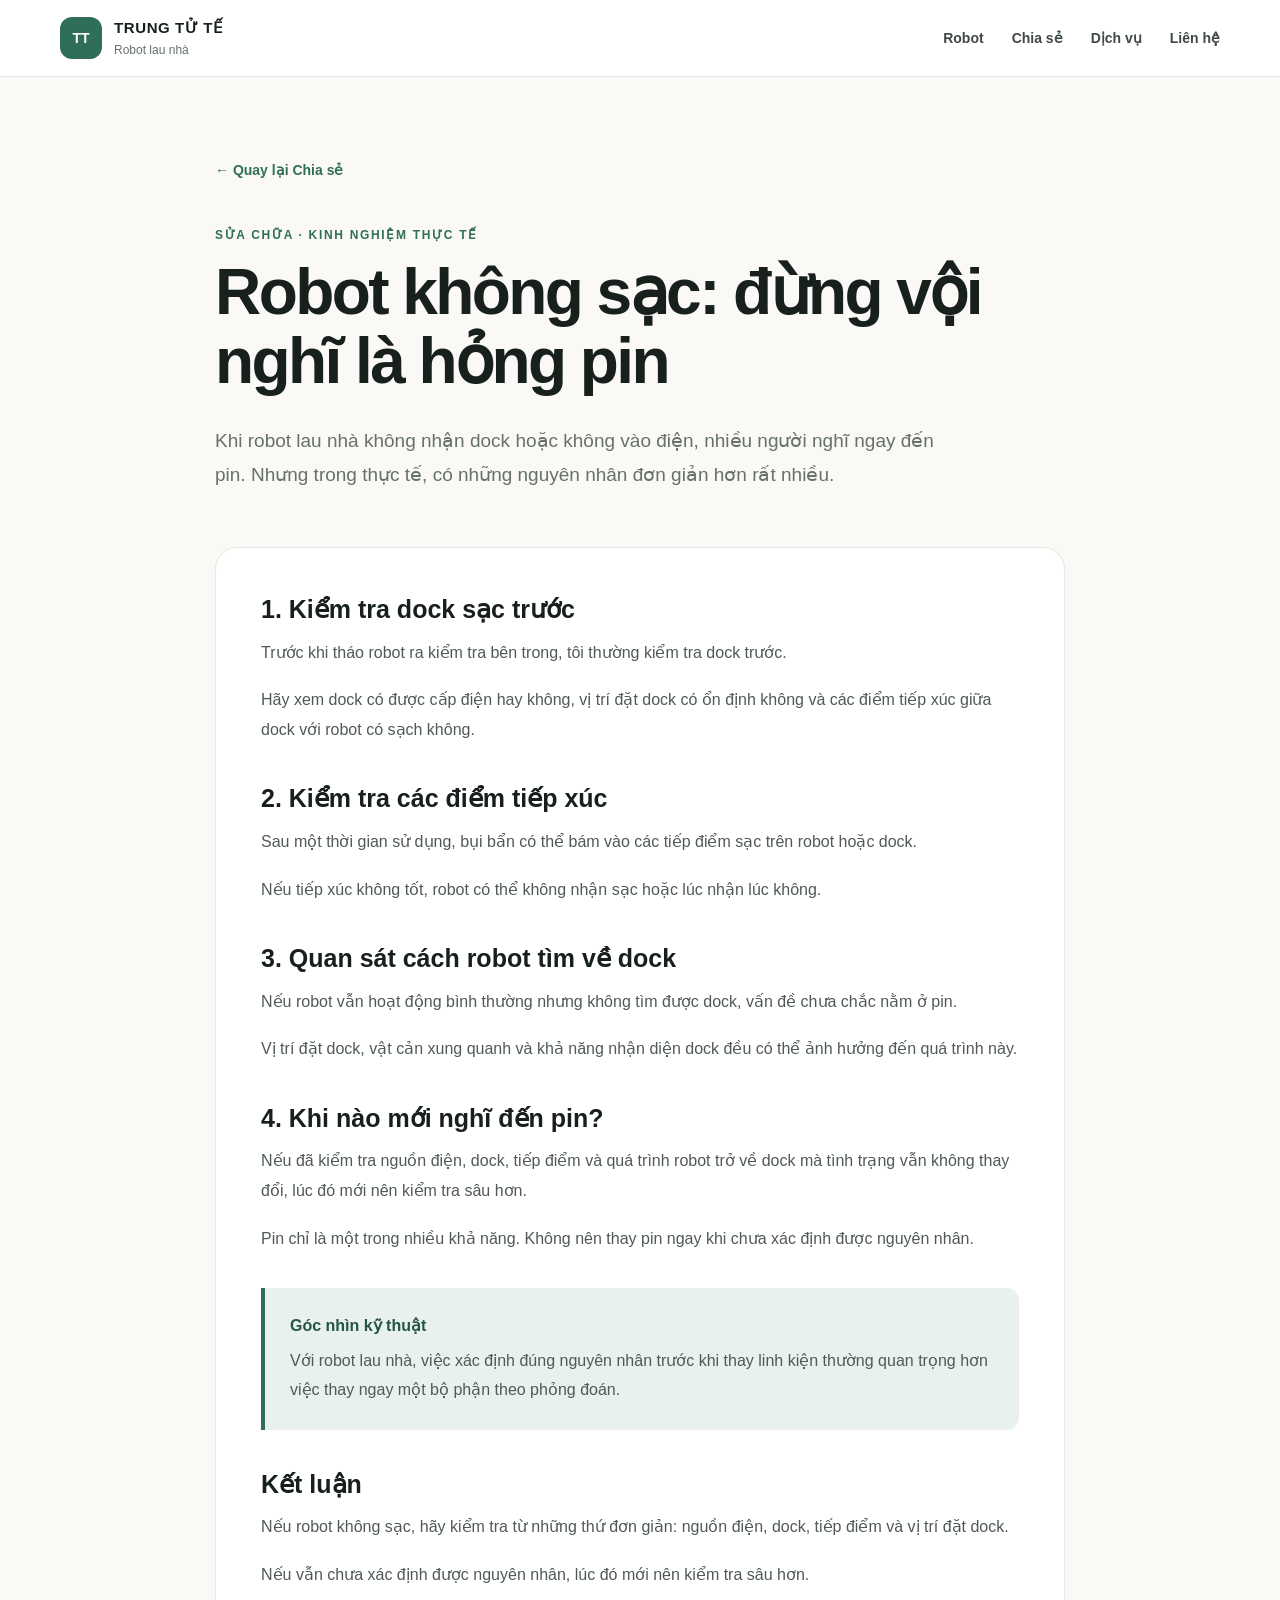
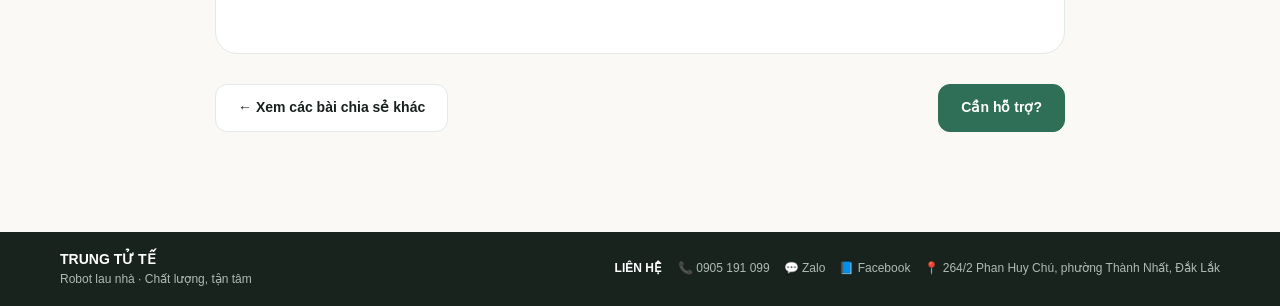
<file: public/posts/sua-chua/robot-khong-sac.html>
<!doctype html>
<html lang="vi">

<head>
<meta charset="utf-8">
<meta name="viewport" content="width=device-width, initial-scale=1">

<meta name="description"
content="Một số nguyên nhân khiến robot lau nhà không sạc và những bước kiểm tra đơn giản trước khi nghĩ đến lỗi pin.">

<title>Robot không sạc: đừng vội nghĩ là hỏng pin | Trung Tử Tế</title>

<link rel="stylesheet" href="../../css/style.css">
</head>

<body>

<header class="header">

  <div class="wrap nav-wrap">

    <a class="logo" href="../../index.html">

      <span class="logo-mark">TT</span>

      <span>
        <b>TRUNG TỬ TẾ</b>
        <small>Robot lau nhà</small>
      </span>

    </a>

    <button class="menu" aria-label="Mở menu">
      ☰
    </button>

    <nav>
      <a href="../../index.html#robot">Robot</a>
      <a href="../../index.html#chia-se">Chia sẻ</a>
      <a href="../../index.html#dich-vu">Dịch vụ</a>
      <a href="../../index.html#lien-he">Liên hệ</a>
    </nav>

  </div>

</header>


<main>

<section class="article">

  <div class="wrap article-wrap">

    <a class="back" href="../../index.html#chia-se">
      ← Quay lại Chia sẻ
    </a>

    <p class="eyebrow">
      SỬA CHỮA · KINH NGHIỆM THỰC TẾ
    </p>

    <h1>
      Robot không sạc:
      đừng vội nghĩ là hỏng pin
    </h1>

    <p class="article-intro">
      Khi robot lau nhà không nhận dock hoặc không vào điện,
      nhiều người nghĩ ngay đến pin. Nhưng trong thực tế,
      có những nguyên nhân đơn giản hơn rất nhiều.
    </p>


    <div class="article-content">

      <h2>1. Kiểm tra dock sạc trước</h2>

      <p>
        Trước khi tháo robot ra kiểm tra bên trong,
        tôi thường kiểm tra dock trước.
      </p>

      <p>
        Hãy xem dock có được cấp điện hay không,
        vị trí đặt dock có ổn định không và các điểm tiếp xúc
        giữa dock với robot có sạch không.
      </p>


      <h2>2. Kiểm tra các điểm tiếp xúc</h2>

      <p>
        Sau một thời gian sử dụng, bụi bẩn có thể bám vào
        các tiếp điểm sạc trên robot hoặc dock.
      </p>

      <p>
        Nếu tiếp xúc không tốt, robot có thể không nhận sạc
        hoặc lúc nhận lúc không.
      </p>


      <h2>3. Quan sát cách robot tìm về dock</h2>

      <p>
        Nếu robot vẫn hoạt động bình thường nhưng không tìm
        được dock, vấn đề chưa chắc nằm ở pin.
      </p>

      <p>
        Vị trí đặt dock, vật cản xung quanh và khả năng nhận
        diện dock đều có thể ảnh hưởng đến quá trình này.
      </p>


      <h2>4. Khi nào mới nghĩ đến pin?</h2>

      <p>
        Nếu đã kiểm tra nguồn điện, dock, tiếp điểm và quá trình
        robot trở về dock mà tình trạng vẫn không thay đổi,
        lúc đó mới nên kiểm tra sâu hơn.
      </p>

      <p>
        Pin chỉ là một trong nhiều khả năng.
        Không nên thay pin ngay khi chưa xác định được nguyên nhân.
      </p>


      <div class="article-note">

        <b>Góc nhìn kỹ thuật</b>

        <p>
          Với robot lau nhà, việc xác định đúng nguyên nhân
          trước khi thay linh kiện thường quan trọng hơn việc
          thay ngay một bộ phận theo phỏng đoán.
        </p>

      </div>


      <h2>Kết luận</h2>

      <p>
        Nếu robot không sạc, hãy kiểm tra từ những thứ đơn giản:
        nguồn điện, dock, tiếp điểm và vị trí đặt dock.
      </p>

      <p>
        Nếu vẫn chưa xác định được nguyên nhân,
        lúc đó mới nên kiểm tra sâu hơn.
      </p>

    </div>


    <div class="article-footer">

      <a class="btn" href="../../index.html#chia-se">
        ← Xem các bài chia sẻ khác
      </a>

      <a class="btn primary" href="../../index.html#lien-he">
        Cần hỗ trợ?
      </a>

    </div>

  </div>

</section>

</main>


<div id="site-footer"></div>


<script src="../../js/main.js"></script>
<script src="../../js/footer.js"></script>
</body>
</html>
</file>
<file: public/css/style.css>
:root {
  --text: #18201d;
  --muted: #66716c;
  --line: #e3e9e5;
  --soft: #f4f7f5;
  --green: #2f6f58;
  --green-dark: #245643;
  --green-light: #e8f1ec;
  --white: #ffffff;
  --cream: #faf9f5;
  --max: 1160px;
  }
  
  *{
  box-sizing: border-box;
  }
  
  html {
  scroll-behavior: smooth;
  }
  
  body {
  margin: 0;
  color: var(--text);
  background: var(--white);
  font-family:
  Arial,
  "Helvetica Neue",
  sans-serif;
  line-height: 1.6;
  }
  
  a {
  color: inherit;
  text-decoration: none;
  }
  
  img {
  max-width: 100%;
  display: block;
  }
  
  .wrap {
  width: min(calc(100% - 40px), var(--max));
  margin: 0 auto;
  }
  
  /* =========================================================
  HEADER
  ========================================================= */
  
  .header {
  position: sticky;
  top: 0;
  z-index: 100;
  background: rgba(255, 255, 255, 0.94);
  border-bottom: 1px solid var(--line);
  backdrop-filter: blur(12px);
  }
  
  .nav-wrap {
  min-height: 76px;
  display: flex;
  align-items: center;
  justify-content: space-between;
  gap: 30px;
  }
  
  .logo {
  display: inline-flex;
  align-items: center;
  gap: 12px;
  }
  .logo-image {
    width: 80px;
    height: 80px;
    object-fit: contain;
    display: block;
    flex-shrink: 0;
    }
  .logo-mark {
  width: 42px;
  height: 42px;
  display: grid;
  place-items: center;
  border-radius: 12px;
  background: var(--green);
  color: white;
  font-weight: 800;
  font-size: 14px;
  }
  
  .logo b {
  display: block;
  font-size: 15px;
  letter-spacing: 0.04em;
  }
  
  .logo small {
  display: block;
  color: var(--muted);
  font-size: 12px;
  margin-top: 1px;
  }
  
  nav {
  display: flex;
  align-items: center;
  gap: 28px;
  }
  
  nav a {
  color: #3f4945;
  font-size: 14px;
  font-weight: 600;
  transition: color 0.2s ease;
  }
  
  nav a:hover {
  color: var(--green);
  }
  
  .menu {
  display: none;
  border: 0;
  background: transparent;
  font-size: 25px;
  cursor: pointer;
  }
  
  /* =========================================================
  HERO
  ========================================================= */
  
  .hero {
  background:
  radial-gradient(
  circle at 80% 20%,
  #e8f2ed 0,
  transparent 34%
  ),
  var(--cream);
  padding: 90px 0 82px;
  }
  
  .hero-grid {
  display: grid;
  grid-template-columns: 1.15fr 0.85fr;
  gap: 70px;
  align-items: center;
  }
  
  .eyebrow {
  margin: 0 0 12px;
  color: var(--green);
  font-size: 12px;
  font-weight: 800;
  letter-spacing: 0.14em;
  }
  
  .hero h1 {
  margin: 0;
  max-width: 700px;
  font-size: clamp(46px, 6vw, 76px);
  line-height: 1.03;
  letter-spacing: -0.045em;
  }
  
  .hero h1 em {
  color: var(--green);
  font-style: normal;
  }
  
  .lead {
  max-width: 650px;
  margin: 25px 0 0;
  color: var(--muted);
  font-size: 18px;
  line-height: 1.75;
  }
  
  .actions {
  display: flex;
  flex-wrap: wrap;
  gap: 12px;
  margin-top: 30px;
  }
  
  .btn {
  display: inline-flex;
  align-items: center;
  justify-content: center;
  min-height: 48px;
  padding: 0 22px;
  border: 1px solid var(--line);
  border-radius: 12px;
  background: white;
  font-size: 14px;
  font-weight: 700;
  transition:
  transform 0.2s ease,
  box-shadow 0.2s ease,
  background 0.2s ease;
  }
  
  .btn:hover {
  transform: translateY(-2px);
  box-shadow: 0 8px 22px rgba(20, 50, 38, 0.08);
  }
  
  .btn.primary {
  border-color: var(--green);
  background: var(--green);
  color: white;
  }
  
  .btn.primary:hover {
  background: var(--green-dark);
  }
  
  .btn.light {
  background: rgba(255, 255, 255, 0.8);
  }
  
  .brands {
  margin: 28px 0 0;
  color: #78827e;
  font-size: 13px;
  line-height: 1.8;
  }
  
  .hero-visual {
  min-height: 370px;
  display: flex;
  flex-direction: column;
  justify-content: center;
  align-items: center;
  padding: 45px;
  border: 1px solid #dce7e1;
  border-radius: 30px;
  background:
  linear-gradient(
  145deg,
  rgba(255, 255, 255, 0.96),
  rgba(236, 245, 240, 0.88)
  );
  box-shadow:
  0 30px 80px rgba(38, 77, 61, 0.08);
  }
  
  .robot {
  width: 170px;
  height: 170px;
  display: grid;
  place-items: center;
  margin-bottom: 25px;
  border-radius: 50%;
  background: white;
  box-shadow:
  0 20px 50px rgba(40, 70, 58, 0.12);
  font-size: 76px;
  }
  
  .hero-visual p {
  max-width: 340px;
  margin: 0;
  text-align: center;
  }
  
  .hero-visual b {
  font-size: 17px;
  }
  
  .hero-visual span {
  display: inline-block;
  margin-top: 6px;
  color: var(--muted);
  font-size: 14px;
  }
  
  /* =========================================================
  SECTION
  ========================================================= */
  
  .section {
  padding: 92px 0;
  }
  
  .section.soft {
  background: var(--soft);
  }
  
  .heading {
  display: grid;
  grid-template-columns: 1fr 0.7fr;
  gap: 50px;
  align-items: end;
  margin-bottom: 42px;
  }
  
  .heading.one {
  display: block;
  }
  
  .heading h2 {
  margin: 0;
  max-width: 700px;
  font-size: clamp(30px, 4vw, 48px);
  line-height: 1.12;
  letter-spacing: -0.035em;
  }
  
  .heading > p {
  margin: 0;
  color: var(--muted);
  font-size: 15px;
  }
  
  /* =========================================================
  CHIA SẺ
  ========================================================= */
  
  .cards {
  display: grid;
  grid-template-columns: repeat(3, 1fr);
  gap: 18px;
  }
  
  .cards article {
  min-height: 330px;
  padding: 28px;
  border: 1px solid var(--line);
  border-radius: 20px;
  background: white;
  transition:
  transform 0.2s ease,
  box-shadow 0.2s ease;
  }
  
  .cards article:hover {
  transform: translateY(-4px);
  box-shadow: 0 16px 35px rgba(30, 55, 45, 0.08);
  }
  
  .icon {
  display: block;
  margin-bottom: 24px;
  font-size: 28px;
  }
  
  .cards small {
  color: var(--green);
  font-size: 11px;
  font-weight: 800;
  letter-spacing: 0.1em;
  }
  
  .cards h3 {
  margin: 12px 0 12px;
  font-size: 20px;
  line-height: 1.35;
  }
  
  .cards p {
  margin: 0;
  color: var(--muted);
  font-size: 14px;
  }
  
  .cards a {
  display: inline-block;
  margin-top: 24px;
  color: var(--green);
  font-size: 13px;
  font-weight: 800;
  }
  
  .more {
  margin-top: 28px;
  text-align: right;
  }
  
  .more a {
  color: var(--green);
  font-size: 14px;
  font-weight: 700;
  }
  
  /* =========================================================
  ROBOT / THƯƠNG HIỆU
  ========================================================= */
  
  .brands-grid {
  display: grid;
  grid-template-columns: repeat(4, 1fr);
  gap: 8px;
  }
  .brands-grid a {
    display: flex;
    align-items: center;
    justify-content: center;
    padding: 10px;
    border: 1px solid var(--line);
    border-radius: 16px;
    background: white;
    transition:
      transform 0.2s ease,
      border-color 0.2s ease;
  }
  .brands-grid .brand-logo {
    display: block;
    width: 70%;
    height: 18px;
    object-fit: contain;
    object-position: center;
  }
  .brands-grid a:hover {
  transform: translateY(-3px);
  border-color: #b7cdbf;
  }
  

  .brands-grid b {
    font-size: 20px;
  }

  .brands-grid .brand-logo {
    display: block;
    width: 90%;
    height: 24px;
    object-fit: contain;
    object-position: center;
  }

  
  .brands-grid span {
  color: var(--green);
  font-size: 13px;
  font-weight: 700;
  }
  /* ============================================================
   ROBOT MODEL LIST
   ============================================================ */

   .brand-models-grid {
    display: grid;
    grid-template-columns: repeat(auto-fill, 180px);
    gap: 18px;
    justify-content: start;
    align-items: start;
  }

  #brand-models-list > .article-model-card {
    display: flex;
    flex-direction: column;
    align-items: stretch;
    justify-content: flex-start;
    box-sizing: border-box;
    width: 180px;
    min-height: 0;
    padding: 0;
  }

  /* =========================================================
  DỊCH VỤ
  ========================================================= */
  .services {
  display: grid;
  grid-template-columns: repeat(4, 1fr);
  border-top: 1px solid var(--line);
  }
  
  .services article {
  min-height: 220px;
  padding: 28px 22px;
  border-right: 1px solid var(--line);
  }
  
  .services article:last-child {
  border-right: 0;
  }
  
  .services article > b {
  color: var(--green);
  font-size: 12px;
  }
  
  .services h3 {
  margin: 25px 0 10px;
  font-size: 18px;
  }
  
  .services p {
  margin: 0;
  color: var(--muted);
  font-size: 14px;
  }

  /* =========================================================
  CONTACT
  ========================================================= */
  
  .contact {
  padding: 35px 0 90px;
  }
  
  .contact-box {
  display: grid;
  grid-template-columns: 1.1fr 0.9fr;
  gap: 40px;
  align-items: center;
  padding: 52px;
  border-radius: 28px;
  background: var(--green);
  color: white;
  }
  
  .contact-box .eyebrow {
  color: #c9e1d5;
  }
  
  .contact-box h2 {
  max-width: 620px;
  margin: 0;
  font-size: clamp(30px, 4vw, 46px);
  line-height: 1.12;
  }
  
  .contact-box > div:first-child p:not(.eyebrow) {
  max-width: 570px;
  margin-bottom: 0;
  color: #d8e7df;
  }
  
  .contact-buttons {
  display: flex;
  flex-wrap: wrap;
  gap: 10px;
  }
  
  .contact-buttons .btn {
  border-color: rgba(255, 255, 255, 0.25);
  }
  
  .contact-buttons .btn.light {
  color: var(--green-dark);
  font-weight: 700;
  }
  
  .contact-buttons .btn.light:hover {
  color: var(--green-dark);
  }
  
  .address {
  grid-column: 1 / -1;
  margin: 0;
  padding-top: 25px;
  border-top: 1px solid rgba(255, 255, 255, 0.18);
  color: #d8e7df;
  font-size: 14px;
  }
  
/* =========================================================
FOOTER
========================================================= */

footer {
  background: #18231e;
  color: white;
  }
  
  footer .footer {
  min-height: 0;
  padding: 18px 0;
  display: flex;
  align-items: center;
  justify-content: space-between;
  gap: 24px;
  color: #aebbb4;
  font-size: 12px;
  }
  
  footer .footer-brand {
  flex: 0 0 auto;
  }
  
  footer .footer-brand b {
  display: block;
  color: white;
  font-size: 14px;
  line-height: 1.3;
  }
  
  footer .footer-brand span {
  display: block;
  margin-top: 3px;
  font-size: 12px;
  line-height: 1.4;
  }
  
  footer .footer-contact {
  display: flex;
  align-items: center;
  justify-content: flex-end;
  flex-wrap: wrap;
  gap: 5px 14px;
  }
  
  footer .footer-contact b {
  display: block;
  margin-right: 2px;
  color: white;
  font-size: 12px;
  line-height: 1.4;
  }
  
  footer .footer-contact a {
  color: #aebbb4;
  text-decoration: none;
  font-size: 12px;
  line-height: 1.4;
  }
  
  footer .footer-contact a:hover {
  color: white;
  }
  
  /* =========================================================
  MOBILE
  ========================================================= */
  
  @media (max-width: 800px) {
  
  .wrap {
  width: min(calc(100% - 28px), var(--max));
  }
  
  .nav-wrap {
  min-height: 68px;
  }
  
  .menu {
  display: block;
  }
  
  nav {
  display: none;
  }
  
  .hero {
  padding: 60px 0;
  }
  
  .hero-grid {
  grid-template-columns: 1fr;
  gap: 40px;
  }
  
  .hero h1 {
  font-size: clamp(42px, 13vw, 62px);
  }
  
  .lead {
  font-size: 16px;
  }
  
  .hero-visual {
  min-height: 300px;
  padding: 30px 20px;
  }
  
  .robot {
  width: 130px;
  height: 130px;
  font-size: 58px;
  }
  
  .section {
  padding: 65px 0;
  }
  
  .heading {
  grid-template-columns: 1fr;
  gap: 15px;
  margin-bottom: 28px;
  }
  
  .heading h2 {
  font-size: 34px;
  }
  
  .cards {
  grid-template-columns: 1fr;
  }
  
  .cards article {
  min-height: auto;
  }
  
  .brands-grid {
    grid-template-columns: repeat(4, minmax(0, 1fr));
  }
  
  .services {
  grid-template-columns: 1fr 1fr;
  }
  
  .services article {
  border-bottom: 1px solid var(--line);
  }
  
  .services article:nth-child(2) {
  border-right: 0;
  }
  
  .contact {
  padding: 15px 0 65px;
  }
  
  .contact-box {
  grid-template-columns: 1fr;
  padding: 34px 25px;
  }
  
  .address {
  grid-column: auto;
  }
  
  /* FOOTER MOBILE */
  
  footer .footer {
  padding: 14px 0;
  gap: 10px;
  align-items: flex-start;
  flex-direction: column;
  }
  
  footer .footer-contact {
  justify-content: flex-start;
  gap: 3px 10px;
  }
  
  footer .footer-contact b {
  margin-right: 2px;
  }
  
  }
  
  /* =========================================================
  MOBILE MENU
  ========================================================= */
  
  @media (max-width: 800px) {
  
  nav.open {
  position: absolute;
  top: 68px;
  left: 14px;
  right: 14px;
  display: flex;
  flex-direction: column;
  align-items: stretch;
  gap: 0;
  padding: 8px;
  background: white;
  border: 1px solid var(--line);
  border-radius: 16px;
  box-shadow: 0 15px 40px rgba(20, 50, 38, 0.12);
  }
  
  nav.open a {
  padding: 14px 16px;
  border-radius: 10px;
  }
  
  nav.open a:hover {
  background: var(--soft);
  }
  
  }
  
  /* =========================================================
  ARTICLE
  ========================================================= */
  
  .article {
  padding: 80px 0 100px;
  background: var(--cream);
  }
  
  .article-wrap {
  max-width: 850px;
  }
  
  .back {
  display: inline-block;
  margin-bottom: 45px;
  color: var(--green);
  font-size: 14px;
  font-weight: 700;
  }
  
  .article h1 {
  max-width: 850px;
  margin: 0;
  font-size: clamp(38px, 6vw, 64px);
  line-height: 1.08;
  letter-spacing: -0.04em;
  }
  
  .article-intro {
  max-width: 720px;
  margin: 28px 0 55px;
  color: var(--muted);
  font-size: 19px;
  line-height: 1.8;
  }
  
  .article-content {
  padding: 45px;
  border: 1px solid var(--line);
  border-radius: 22px;
  background: white;
  }
  
  .article-content h2 {
  margin: 38px 0 12px;
  font-size: 25px;
  line-height: 1.3;
  }
  
  .article-content h2:first-child {
  margin-top: 0;
  }
  
  .article-content p {
  margin: 0 0 18px;
  color: #4f5a55;
  font-size: 16px;
  line-height: 1.85;
  }
  
  .article-note {
  margin: 35px 0;
  padding: 25px;
  border-left: 4px solid var(--green);
  border-radius: 0 12px 12px 0;
  background: var(--green-light);
  }
  
  .article-note b {
  display: block;
  margin-bottom: 7px;
  color: var(--green-dark);
  }
  
  .article-note p {
  margin: 0;
  }
  
  .article-footer {
  display: flex;
  justify-content: space-between;
  gap: 15px;
  margin-top: 30px;
  }
  
  @media (max-width: 600px) {
  
  .article {
  padding: 55px 0 70px;
  }
  
  .back {
  margin-bottom: 30px;
  }
  
  .article h1 {
  font-size: 40px;
  }
  
  .article-intro {
  font-size: 17px;
  margin-bottom: 35px;
  }
  
  .article-content {
  padding: 25px 20px;
  border-radius: 16px;
  }
  
  .article-content h2 {
  font-size: 22px;
  }
  
  .article-content p {
  font-size: 15px;
  }
  
  .article-footer {
  flex-direction: column;
  }
  
  .article-footer .btn {
  width: 100%;
  }
  
  }
  
  /* ============================================================
  PRODUCT GALLERY
  ============================================================ */
  
  .product-gallery {
  margin: 0 auto 50px;
  max-width: 850px;
  }
  
  .product-gallery-main {
  overflow: hidden;
  border: 1px solid var(--line);
  border-radius: 22px;
  background: white;
  }
  
  .product-gallery-main img {
  display: block;
  width: 100%;
  height: auto;
  max-height: 620px;
  object-fit: contain;
  }
  
  .product-gallery-thumbs {
  display: grid;
  grid-template-columns: repeat(2, 1fr);
  gap: 16px;
  margin-top: 16px;
  }
  
  .product-gallery-thumbs img {
  display: block;
  width: 100%;
  height: 220px;
  object-fit: cover;
  border: 1px solid var(--line);
  border-radius: 16px;
  background: white;
  }
  
  .product-gallery-thumbs img {
  cursor: pointer;
  transition:
  transform 0.2s ease,
  opacity 0.2s ease;
  opacity: 0.72;
  }
  
  .product-gallery-thumbs img:hover {
  transform: translateY(-3px);
  opacity: 1;
  }
  
  @media (max-width: 600px) {
  
  .product-gallery {
  margin-bottom: 35px;
  }
  
  .product-gallery-main {
  border-radius: 16px;
  }
  
  .product-gallery-thumbs {
  gap: 10px;
  margin-top: 10px;
  }
  
  .product-gallery-thumbs img {
  height: 130px;
  border-radius: 12px;
  }
  
  }
  
  /* ============================================================
  PRODUCT HIGHLIGHTS
  ============================================================ */
  
  .product-highlights {
  display: grid;
  grid-template-columns: repeat(4, 1fr);
  gap: 12px;
  margin: 20px 0 50px;
  }
  
  .product-highlight {
  padding: 22px 16px;
  text-align: center;
  border: 1px solid var(--line);
  border-radius: 16px;
  background: white;
  }
  
  .product-highlight strong {
  display: block;
  margin-bottom: 7px;
  color: var(--green-dark);
  font-size: 22px;
  line-height: 1.2;
  }
  
  .product-highlight span {
  display: block;
  color: var(--muted);
  font-size: 13px;
  line-height: 1.4;
  }
  
  @media (max-width: 700px) {
  
  .product-highlights {
  grid-template-columns: repeat(2, 1fr);
  margin-bottom: 35px;
  }
  
  .product-highlight {
  padding: 18px 12px;
  }
  
  .product-highlight strong {
  font-size: 19px;
  }
  
  }
  
  /* ============================================================
  DREAME MODEL NAVIGATION
  ============================================================ */
  
  .article-models {
  margin-top: 55px;
  padding: 35px;
  border: 1px solid var(--line);
  border-radius: 22px;
  background: white;
  }
  
  .article-models-header {
  display: flex;
  align-items: center;
  justify-content: space-between;
  gap: 20px;
  margin-bottom: 25px;
  }
  
  .article-models-header h2 {
  margin: 0;
  font-size: 25px;
  }
  
  .article-models-header .back {
  margin: 0;
  white-space: nowrap;
  }
  
  .article-models-grid {
    display: grid;
    grid-template-columns: repeat(
      4,
      minmax(0, 280px)
    );
    gap: 12px;
    justify-content: start;
  }
  
  .article-model-card {
  display: block;
  padding: 20px;
  border: 1px solid var(--line);
  border-radius: 15px;
  background: var(--soft);
  color: var(--text);
  text-decoration: none;
  transition:
  transform 0.2s ease,
  border-color 0.2s ease;
  }
  
  .article-model-card:hover {
  transform: translateY(-3px);
  border-color: var(--green);
  }
  
  .article-model-card strong {
  display: block;
  margin-bottom: 6px;
  color: var(--green-dark);
  font-size: 18px;
  }
  
  .article-model-card span {
  color: var(--muted);
  font-size: 13px;
  }
  
  .article-bottom-back {
  margin-top: 25px;
  text-align: center;
  }
  
  .article-bottom-back .btn {
  display: inline-block;
  }
  
  @media (max-width: 700px) {
  
  .article-models {
  margin-top: 40px;
  padding: 22px 18px;
  border-radius: 16px;
  }
  
  .article-models-header {
  align-items: flex-start;
  flex-direction: column;
  gap: 8px;
  }
  
  .article-models-grid {
  grid-template-columns: repeat(2, 1fr);
  }
  
  .article-model-card {
  padding: 16px;
  }
  
  .article-model-card strong {
  font-size: 16px;
  }
  
  }
  
  @media (max-width: 420px) {
  
  .article-models-grid {
  grid-template-columns: 1fr;
  }
  
  }
  
  /* =========================================================
  X40 GALLERY - THUMBNAILS
  ========================================================= */
  
  #product-gallery-thumbs {
  display: flex;
  gap: 8px;
  margin-top: 8px;
  padding: 0 0 5px;
  overflow-x: auto;
  overflow-y: hidden;
  scroll-behavior: smooth;
  scrollbar-width: thin;
  }
  
  #product-gallery-thumbs img {
  flex: 0 0 105px;
  width: 105px;
  height: 105px;
  object-fit: cover;
  border: 1px solid var(--line);
  border-radius: 8px;
  background: white;
  cursor: pointer;
  opacity: 0.72;
  transition: all 0.2s ease;
  }
  
  #product-gallery-thumbs img:hover {
  opacity: 1;
  transform: translateY(-2px);
  }
  
  #product-gallery-thumbs img.active {
  opacity: 1;
  border: 2px solid var(--green);
  }
  
  /* Điện thoại */
  
  @media (max-width: 600px) {
  
  #product-gallery-thumbs {
  gap: 6px;
  }
  
  #product-gallery-thumbs img {
  flex-basis: 82px;
  width: 82px;
  height: 82px;
  }
  
  }
/* ============================================================
   ROBOT MODEL CARDS
   ============================================================ */

   .article-model-card {
    width: 180px;
    background: #fff;
    border: 1px solid #e5e5e5;
    border-radius: 12px;
    overflow: hidden;
    text-decoration: none;
    color: inherit;
    transition: transform 0.2s ease, box-shadow 0.2s ease;
  }
  
  .article-model-card:hover {
    transform: translateY(-3px);
    box-shadow: 0 6px 18px rgba(0, 0, 0, 0.08);
  }
  
  .article-model-card-image {
    position: relative;
    width: 150px;
    height: 150px;
    margin: 12px auto 0;
    overflow: hidden;
    background: #f5f5f5;
    border-radius: 10px;
  }
  
  .article-model-card-image img {
    display: block;
    width: 100%;
    height: 100%;
    object-fit: contain;
    transition: transform 0.3s ease;
  }
  
  .article-model-card:hover
  .article-model-card-image img {
    transform: scale(1.04);
  }
  
  .article-model-card-image.no-image {
    display: flex;
    align-items: center;
    justify-content: center;
    color: #888;
    font-size: 13px;
  }
  
  /* Nội dung */
  
  .article-model-card-content {
    padding: 10px 12px 12px;
    text-align: center;
  }
  
  .article-model-card-brand {
    display: block;
    font-size: 12px;
    color: #888;
    margin-bottom: 3px;
  }
  
  .article-model-card-name {
    display: block;
    font-size: 15px;
    font-weight: 600;
    line-height: 1.3;
    color: #222;
    margin-bottom: 4px;
  }
  
  .article-model-card-year {
    display: block;
    font-size: 12px;
    color: #888;
    margin-bottom: 6px;
  }
  
  .article-model-card-link {
    display: block;
    font-size: 12px;
    font-weight: 500;
    color: #333;
  }
  
  /* Mobile */
  
  @media (max-width: 600px) {
  
    .article-model-card {
      width: 160px;
    }
  
    .article-model-card-image {
      width: 100px;
      height: 100px;
    }
  
    .article-model-card-content {
      padding: 9px 10px 11px;
    }
  
    .article-model-card-name {
      font-size: 14px;
    }
  
    .article-model-card-brand,
    .article-model-card-year,
    .article-model-card-link {
      font-size: 11px;
    }
  
  }
.visitor-counter {
  position: fixed;
  right: 8px;
  bottom: 8px;
  z-index: 999;

  display: inline-flex;
  align-items: center;
  gap: 3px;

  padding: 4px 7px;

  border: 1px solid rgba(0, 0, 0, 0.06);
  border-radius: 999px;

  background: rgba(255, 255, 255, 0.82);
  backdrop-filter: blur(6px);

  color: #7a8088;
  font-size: 9px;
  line-height: 1;

  box-shadow:
    0 1px 5px rgba(0, 0, 0, 0.06);

  pointer-events: none;
}

.visitor-counter > span:first-child {
  font-size: 9px;
}

#visitor-counter-number {
  color: #555c65;
  font-weight: 700;
}

@media (max-width: 640px) {
  .visitor-counter {
    right: 6px;
    bottom: 6px;
    padding: 3px 6px;
    font-size: 8px;
  }

  .visitor-counter > span:first-child {
    font-size: 8px;
  }
}
</file>
